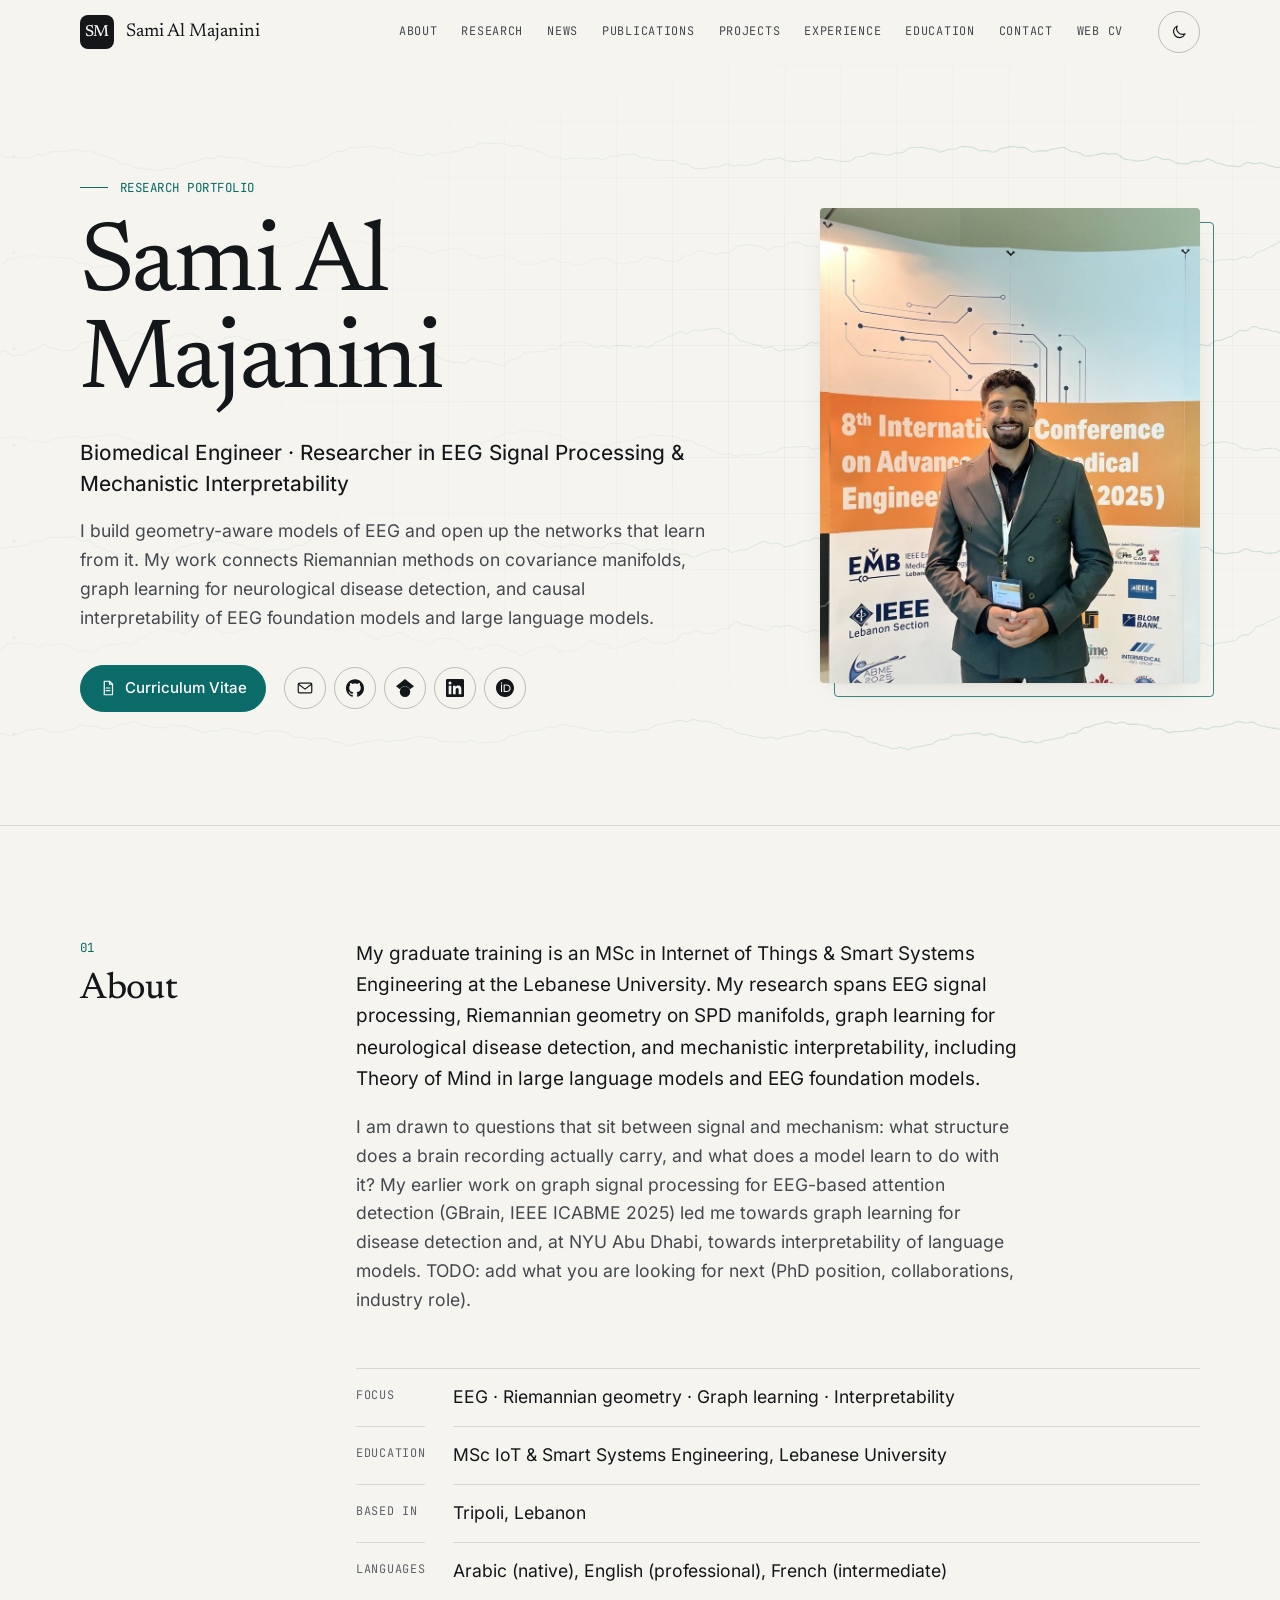
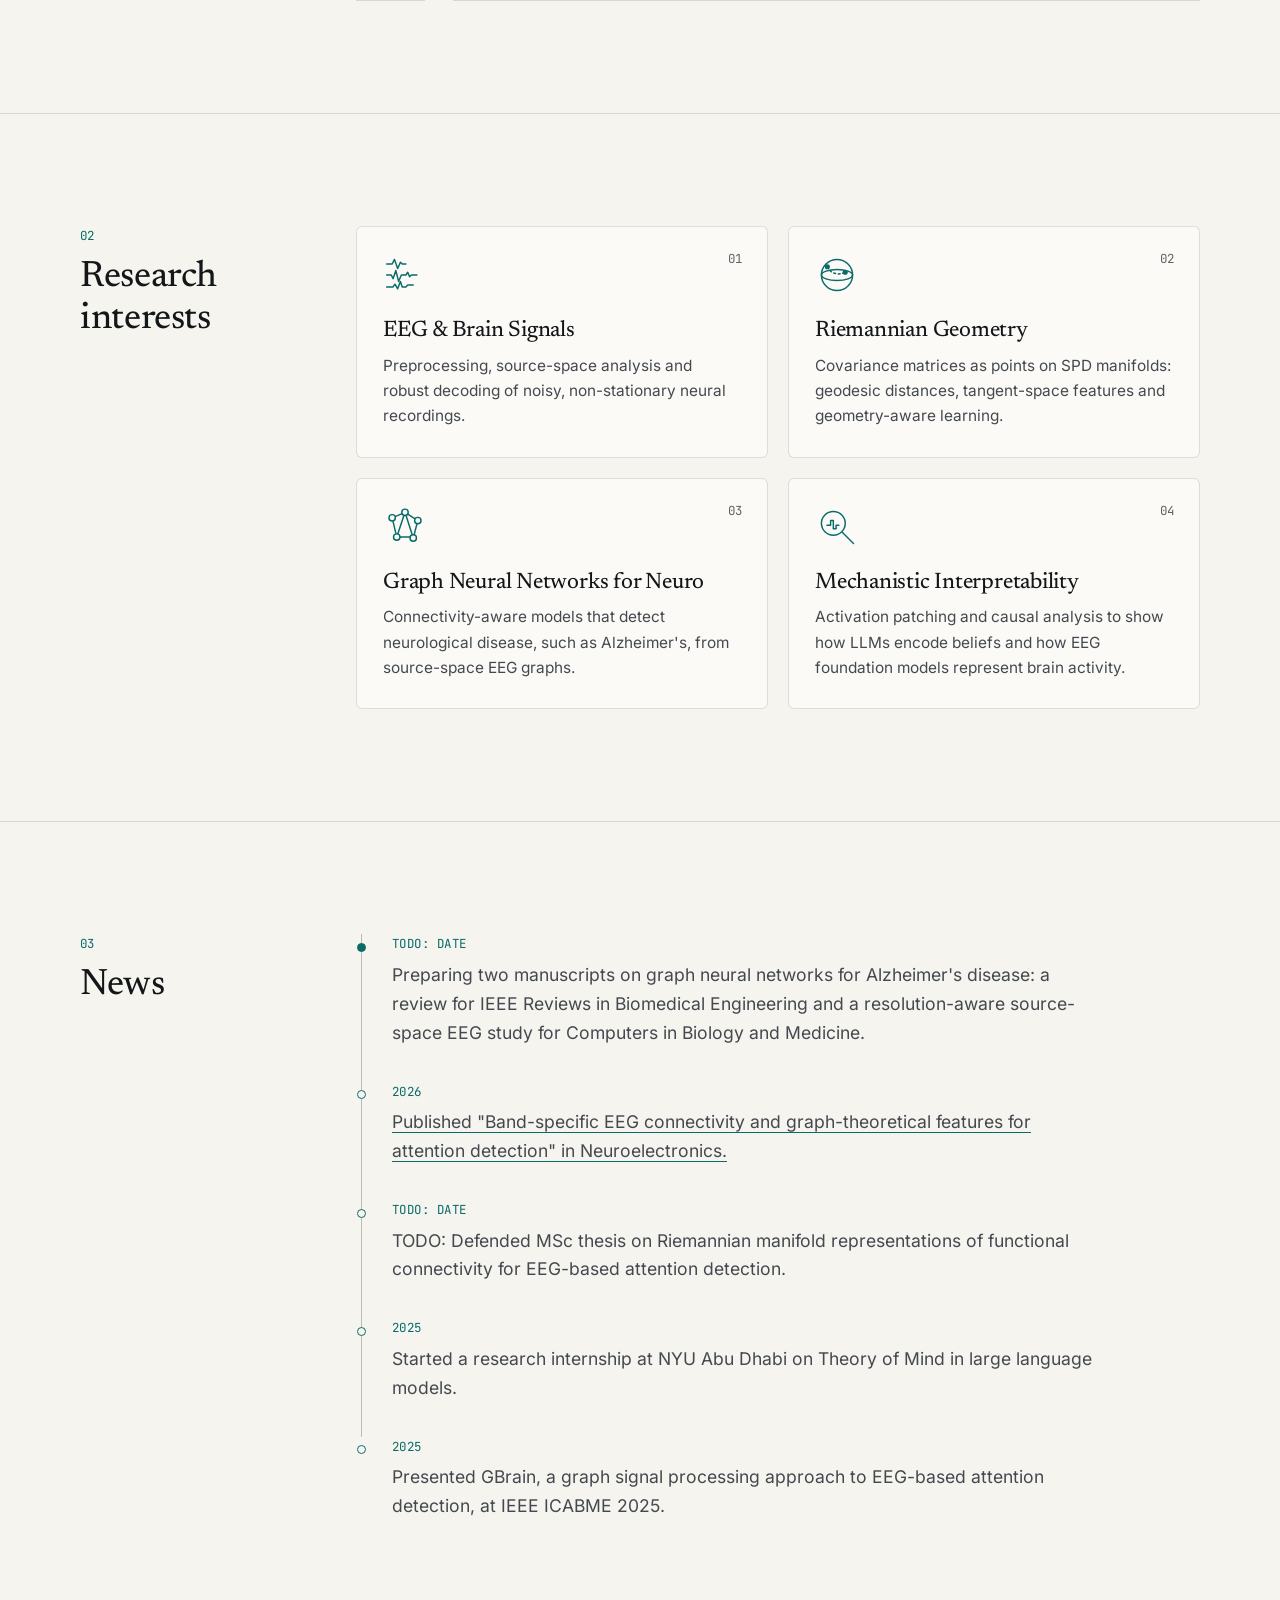
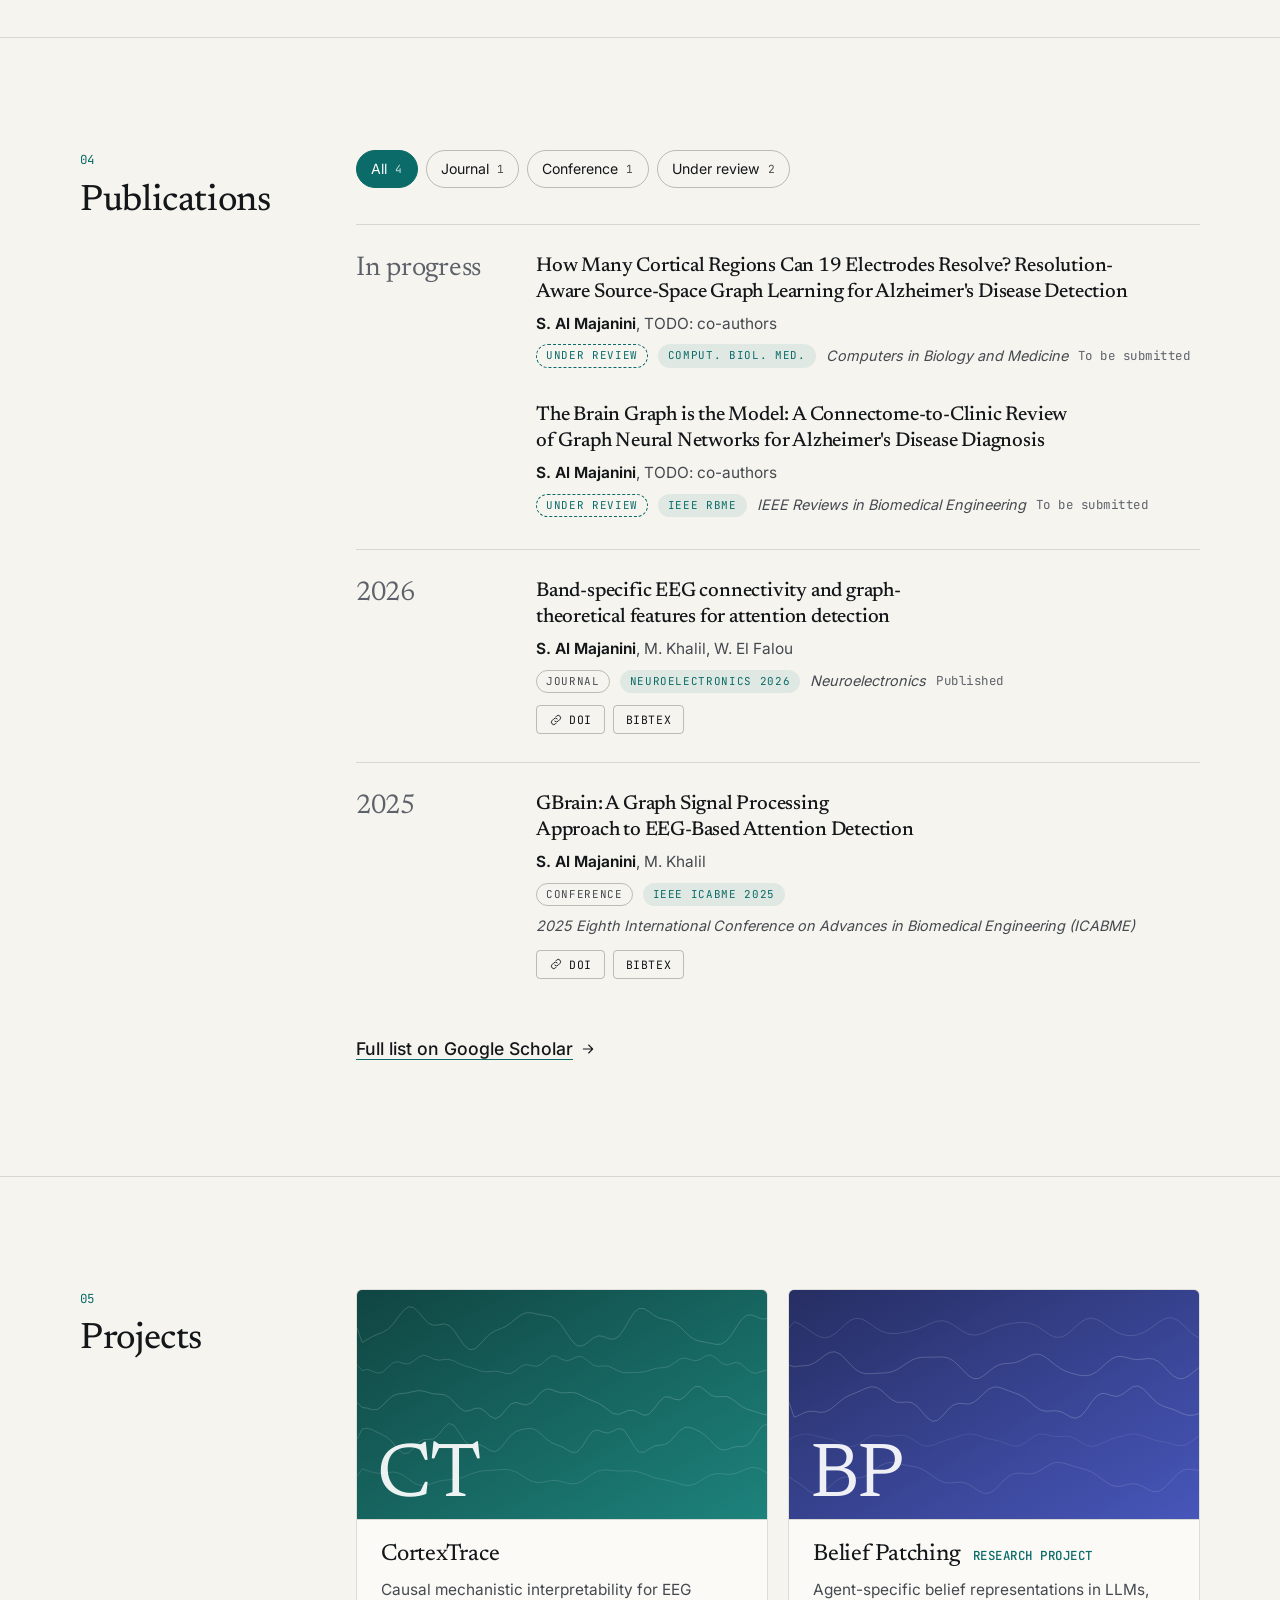
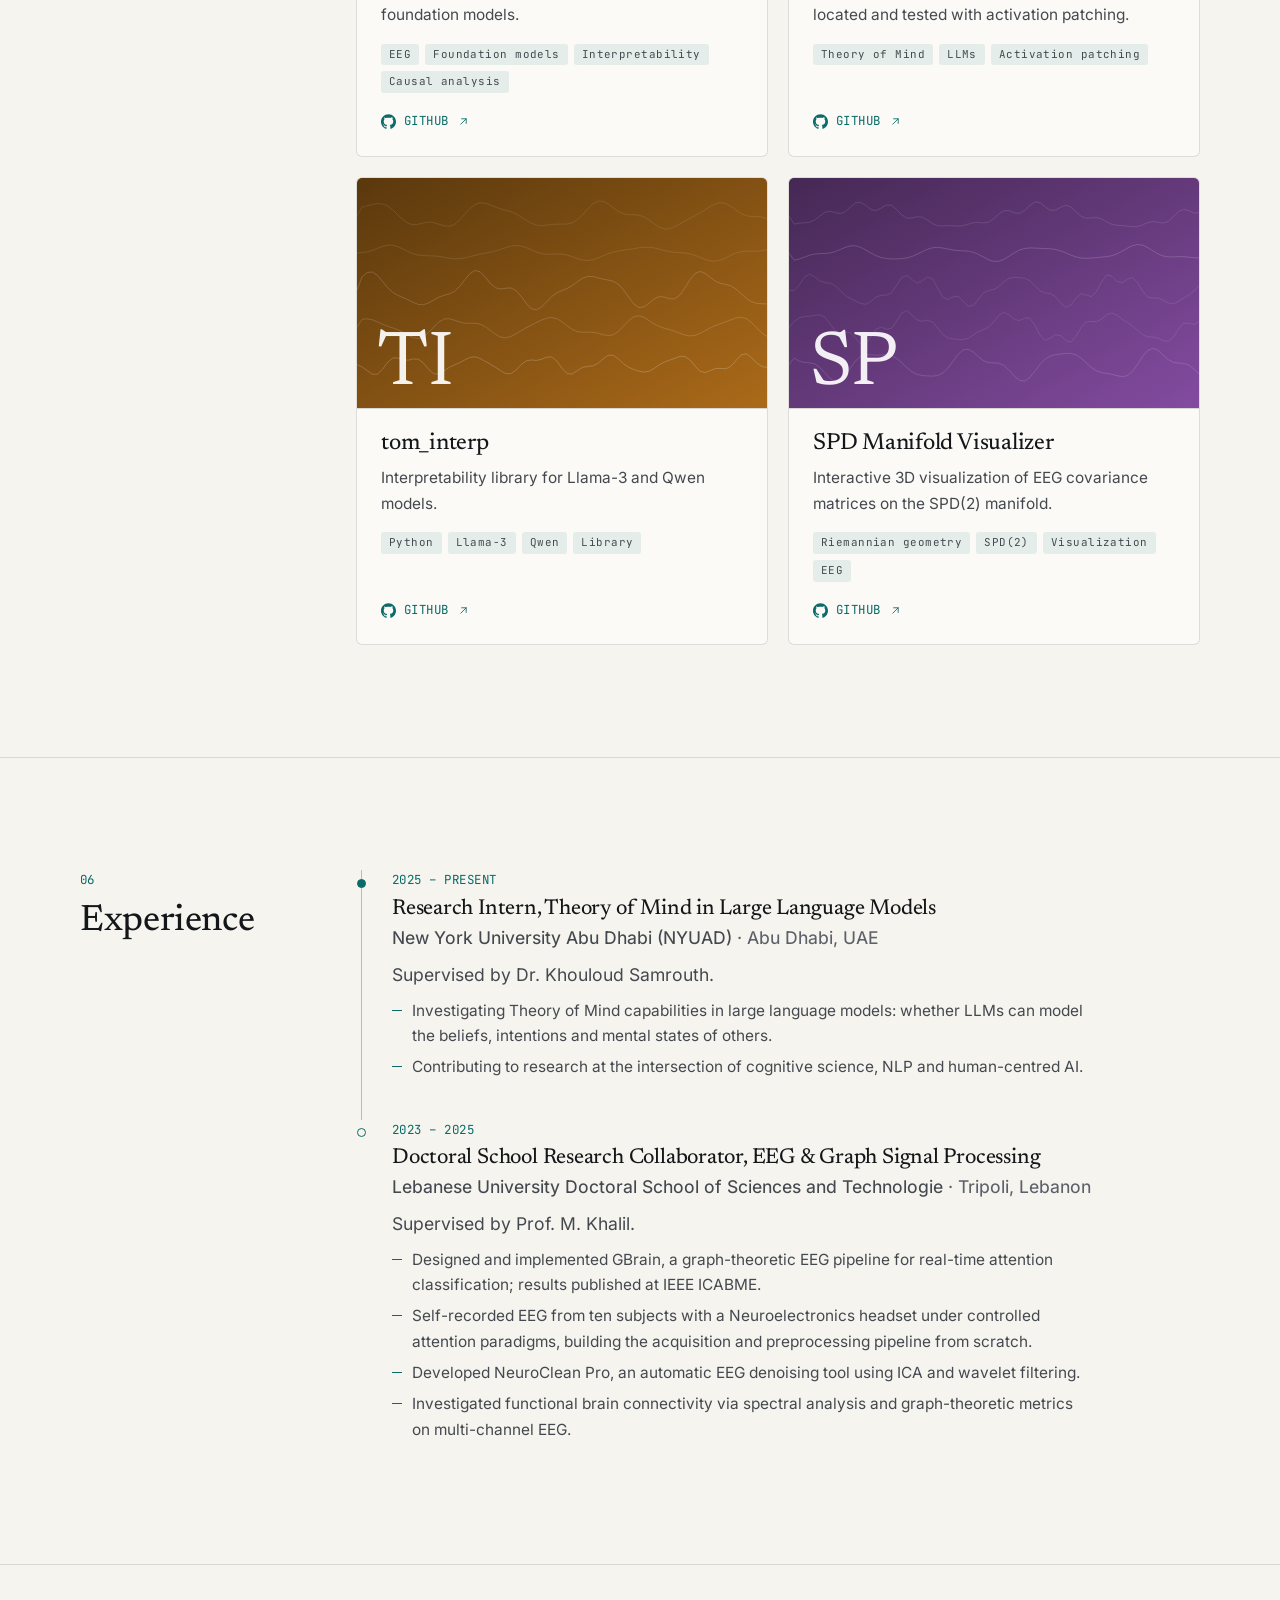
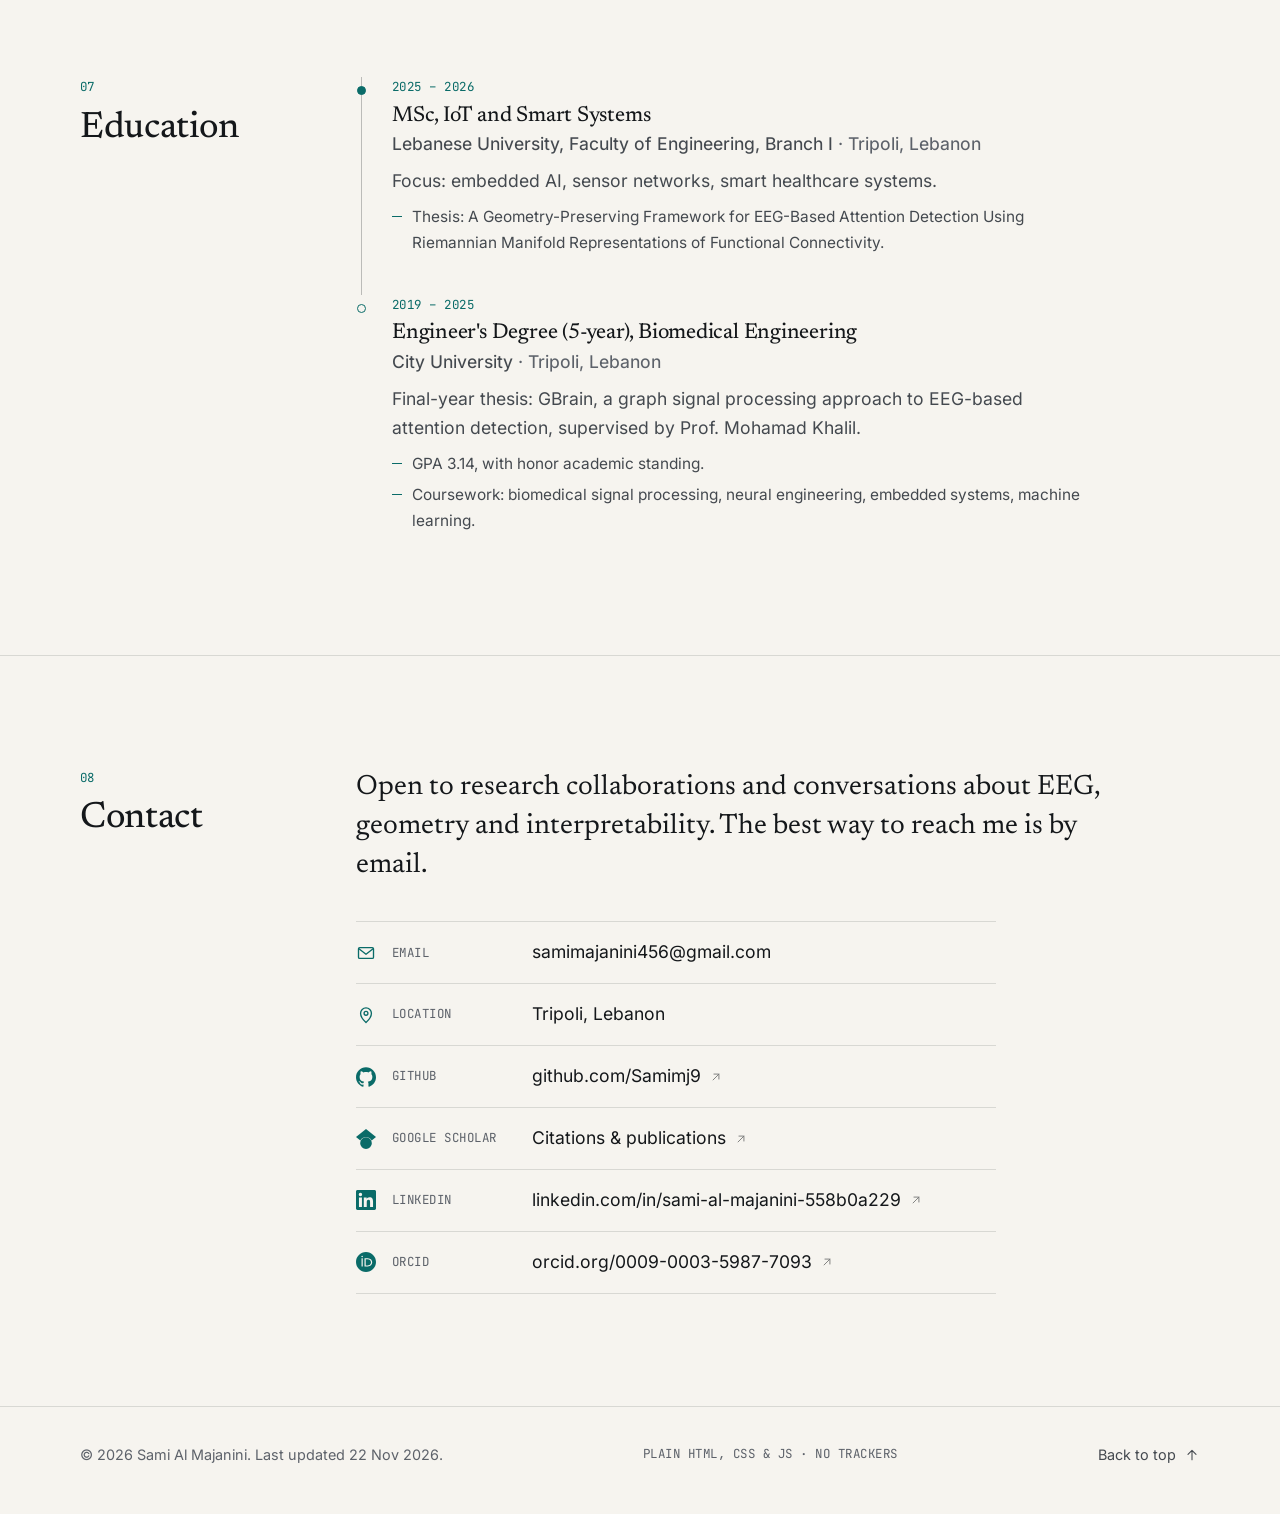
<file: index.html>
<!doctype html>
<html lang="en">
<head>
  <meta charset="utf-8">
  <meta name="viewport" content="width=device-width, initial-scale=1">
  <title>Sami Al Majanini | EEG &amp; Mechanistic Interpretability Researcher</title>
  <meta name="description" content="Sami Al Majanini is a biomedical engineer researching EEG signal processing, Riemannian geometry, graph learning for neurological disease detection, and mechanistic interpretability.">
  <meta name="author" content="Sami Al Majanini">
  <link rel="canonical" href="https://samimj9.github.io/">
  <meta name="theme-color" content="#f6f4ef" media="(prefers-color-scheme: light)">
  <meta name="theme-color" content="#0c0e10" media="(prefers-color-scheme: dark)">

  <!-- Open Graph / Twitter -->
  <meta property="og:type" content="website">
  <meta property="og:site_name" content="Sami Al Majanini">
  <meta property="og:title" content="Sami Al Majanini | EEG &amp; Mechanistic Interpretability Researcher">
  <meta property="og:description" content="Biomedical engineer researching EEG signal processing, Riemannian geometry, graph learning and mechanistic interpretability.">
  <meta property="og:url" content="https://samimj9.github.io/">
  <meta property="og:image" content="https://samimj9.github.io/assets/og-image.png">
  <meta property="og:image:width" content="1200">
  <meta property="og:image:height" content="630">
  <meta property="og:image:alt" content="Sami Al Majanini: Biomedical Engineer, Researcher in EEG Signal Processing and Mechanistic Interpretability">
  <meta name="twitter:card" content="summary_large_image">
  <meta name="twitter:title" content="Sami Al Majanini | EEG &amp; Mechanistic Interpretability Researcher">
  <meta name="twitter:description" content="Biomedical engineer researching EEG signal processing, Riemannian geometry, graph learning and mechanistic interpretability.">
  <meta name="twitter:image" content="https://samimj9.github.io/assets/og-image.png">

  <!-- Icons -->
  <link rel="icon" href="favicon.svg" type="image/svg+xml">
  <link rel="icon" href="favicon.ico" sizes="32x32">
  <link rel="apple-touch-icon" href="apple-touch-icon.png">

  <!-- Apply the saved theme before first paint (no flash) -->
  <script>
    try { var t = localStorage.getItem('theme'); if (t === 'light' || t === 'dark') document.documentElement.dataset.theme = t; } catch (e) {}
  </script>

  <link rel="preload" href="assets/fonts/newsreader-latin-wght-normal.woff2" as="font" type="font/woff2" crossorigin>
  <link rel="preload" href="assets/fonts/inter-latin-wght-normal.woff2" as="font" type="font/woff2" crossorigin>
  <link rel="preload" href="data/profile.json" as="fetch" crossorigin>
  <link rel="stylesheet" href="assets/css/style.css">

  <!-- schema.org Person -->
  <script type="application/ld+json">
  {
    "@context": "https://schema.org",
    "@type": "Person",
    "name": "Sami Al Majanini",
    "jobTitle": "Biomedical Engineer and Researcher",
    "description": "Researcher in EEG signal processing, Riemannian geometry, graph learning and mechanistic interpretability.",
    "url": "https://samimj9.github.io/",
    "image": "https://samimj9.github.io/assets/img/profile.jpg",
    "alumniOf": { "@type": "CollegeOrUniversity", "name": "Lebanese University" },
    "knowsAbout": ["EEG signal processing", "Riemannian geometry", "Graph neural networks", "Mechanistic interpretability", "Biomedical engineering"],
    "sameAs": [
      "https://github.com/Samimj9",
      "https://scholar.google.com/citations?user=AeQggsQAAAAJ",
      "https://www.linkedin.com/in/sami-al-majanini-558b0a229",
      "https://orcid.org/0009-0003-5987-7093"
    ]
  }
  </script>
</head>
<body>
  <a class="skip-link" href="#main">Skip to content</a>

  <header class="nav" id="nav">
    <div class="container nav-inner">
      <a class="brand" href="#top">
        <span class="brand-mark" aria-hidden="true">SM</span>
        <span class="brand-name">Sami Al Majanini</span>
      </a>
      <nav id="site-menu" class="menu" aria-label="Primary">
        <ul>
          <li><a href="#about">About</a></li>
          <li><a href="#research">Research</a></li>
          <li><a href="#news">News</a></li>
          <li><a href="#publications">Publications</a></li>
          <li><a href="#projects">Projects</a></li>
          <li><a href="#experience">Experience</a></li>
          <li><a href="#education">Education</a></li>
          <li><a href="#contact">Contact</a></li>
          <li><a href="cv.html">Web CV</a></li>
        </ul>
      </nav>
      <div class="nav-tools">
        <button id="theme-toggle" class="icon-btn" type="button" aria-label="Toggle color theme"></button>
        <button id="menu-toggle" class="icon-btn menu-btn" type="button" aria-expanded="false" aria-controls="site-menu" aria-label="Open menu">
          <span class="bars" aria-hidden="true"></span>
        </button>
      </div>
    </div>
  </header>

  <main id="main">
    <!-- 00 Hero -->
    <section class="hero" id="top" aria-labelledby="hero-name">
      <canvas id="hero-canvas" aria-hidden="true"></canvas>
      <div class="container hero-grid">
        <div class="hero-text">
          <p class="eyebrow mono">Research portfolio</p>
          <h1 id="hero-name">Sami Al Majanini</h1>
          <p id="hero-role" class="role">Biomedical Engineer · Researcher in EEG Signal Processing &amp; Mechanistic Interpretability</p>
          <p id="hero-statement" class="statement">I build geometry-aware models of EEG and open up the networks that learn from it. My work connects Riemannian methods on covariance manifolds, graph learning for neurological disease detection, and causal interpretability of EEG foundation models and large language models.</p>
          <div id="hero-actions" class="hero-actions">
            <noscript>
              <a class="btn btn-primary" href="assets/cv.pdf">Curriculum Vitae</a>
              <a class="btn btn-ghost" href="https://github.com/Samimj9">GitHub</a>
              <a class="btn btn-ghost" href="https://scholar.google.com/citations?user=AeQggsQAAAAJ">Google Scholar</a>
              <a class="btn btn-ghost" href="https://www.linkedin.com/in/sami-al-majanini-558b0a229">LinkedIn</a>
            </noscript>
          </div>
        </div>
        <figure class="photo">
          <div id="photo-frame" class="photo-frame"><img class="photo-img" src="assets/img/profile.jpg" width="800" height="1000" alt="Sami Al Majanini" fetchpriority="high" loading="eager" decoding="async" style="object-position:center 38%"></div>
        </figure>
      </div>
    </section>

    <!-- 01 About -->
    <section class="section reveal" id="about" aria-labelledby="about-h">
      <div class="container section-grid">
        <div class="section-head"><span class="num mono">01</span><h2 id="about-h">About</h2></div>
        <div class="section-body about" id="about-body"></div>
      </div>
    </section>

    <!-- 02 Research interests -->
    <section class="section reveal" id="research" aria-labelledby="research-h">
      <div class="container section-grid">
        <div class="section-head"><span class="num mono">02</span><h2 id="research-h">Research interests</h2></div>
        <div class="section-body" id="research-body"></div>
      </div>
    </section>

    <!-- 03 News -->
    <section class="section reveal" id="news" aria-labelledby="news-h">
      <div class="container section-grid">
        <div class="section-head"><span class="num mono">03</span><h2 id="news-h">News</h2></div>
        <div class="section-body" id="news-body"></div>
      </div>
    </section>

    <!-- 04 Publications -->
    <section class="section reveal" id="publications" aria-labelledby="publications-h">
      <div class="container section-grid">
        <div class="section-head"><span class="num mono">04</span><h2 id="publications-h">Publications</h2></div>
        <div class="section-body" id="publications-body"></div>
      </div>
    </section>

    <!-- 05 Projects -->
    <section class="section reveal" id="projects" aria-labelledby="projects-h">
      <div class="container section-grid">
        <div class="section-head"><span class="num mono">05</span><h2 id="projects-h">Projects</h2></div>
        <div class="section-body" id="projects-body"></div>
      </div>
    </section>

    <!-- 06 Experience -->
    <section class="section reveal" id="experience" aria-labelledby="experience-h">
      <div class="container section-grid">
        <div class="section-head"><span class="num mono">06</span><h2 id="experience-h">Experience</h2></div>
        <div class="section-body" id="experience-body"></div>
      </div>
    </section>

    <!-- 07 Education -->
    <section class="section reveal" id="education" aria-labelledby="education-h">
      <div class="container section-grid">
        <div class="section-head"><span class="num mono">07</span><h2 id="education-h">Education</h2></div>
        <div class="section-body" id="education-body"></div>
      </div>
    </section>

    <!-- 08 Contact -->
    <section class="section reveal" id="contact" aria-labelledby="contact-h">
      <div class="container section-grid">
        <div class="section-head"><span class="num mono">08</span><h2 id="contact-h">Contact</h2></div>
        <div class="section-body">
          <p id="contact-blurb" class="lede"></p>
          <div id="contact-body"></div>
        </div>
      </div>
    </section>
  </main>

  <footer class="footer">
    <div class="container foot-inner">
      <p>© <span id="year">2026</span> <span id="foot-name">Sami Al Majanini</span>. Last updated <time id="updated"></time>.</p>
      <p class="mono foot-meta">Plain HTML, CSS &amp; JS · no trackers</p>
      <a class="to-top" href="#top">Back to top <svg viewBox="0 0 24 24" width="16" height="16" fill="none" stroke="currentColor" stroke-width="1.6" stroke-linecap="round" stroke-linejoin="round" aria-hidden="true"><path d="M12 19V5M6 11l6-6 6 6"/></svg></a>
    </div>
  </footer>

  <noscript><p class="container" style="padding:1rem 0">JavaScript is needed to load the content sections on this page. Links in the hero still work.</p></noscript>
  <script type="module" src="assets/js/main.js"></script>
</body>
</html>
</file>
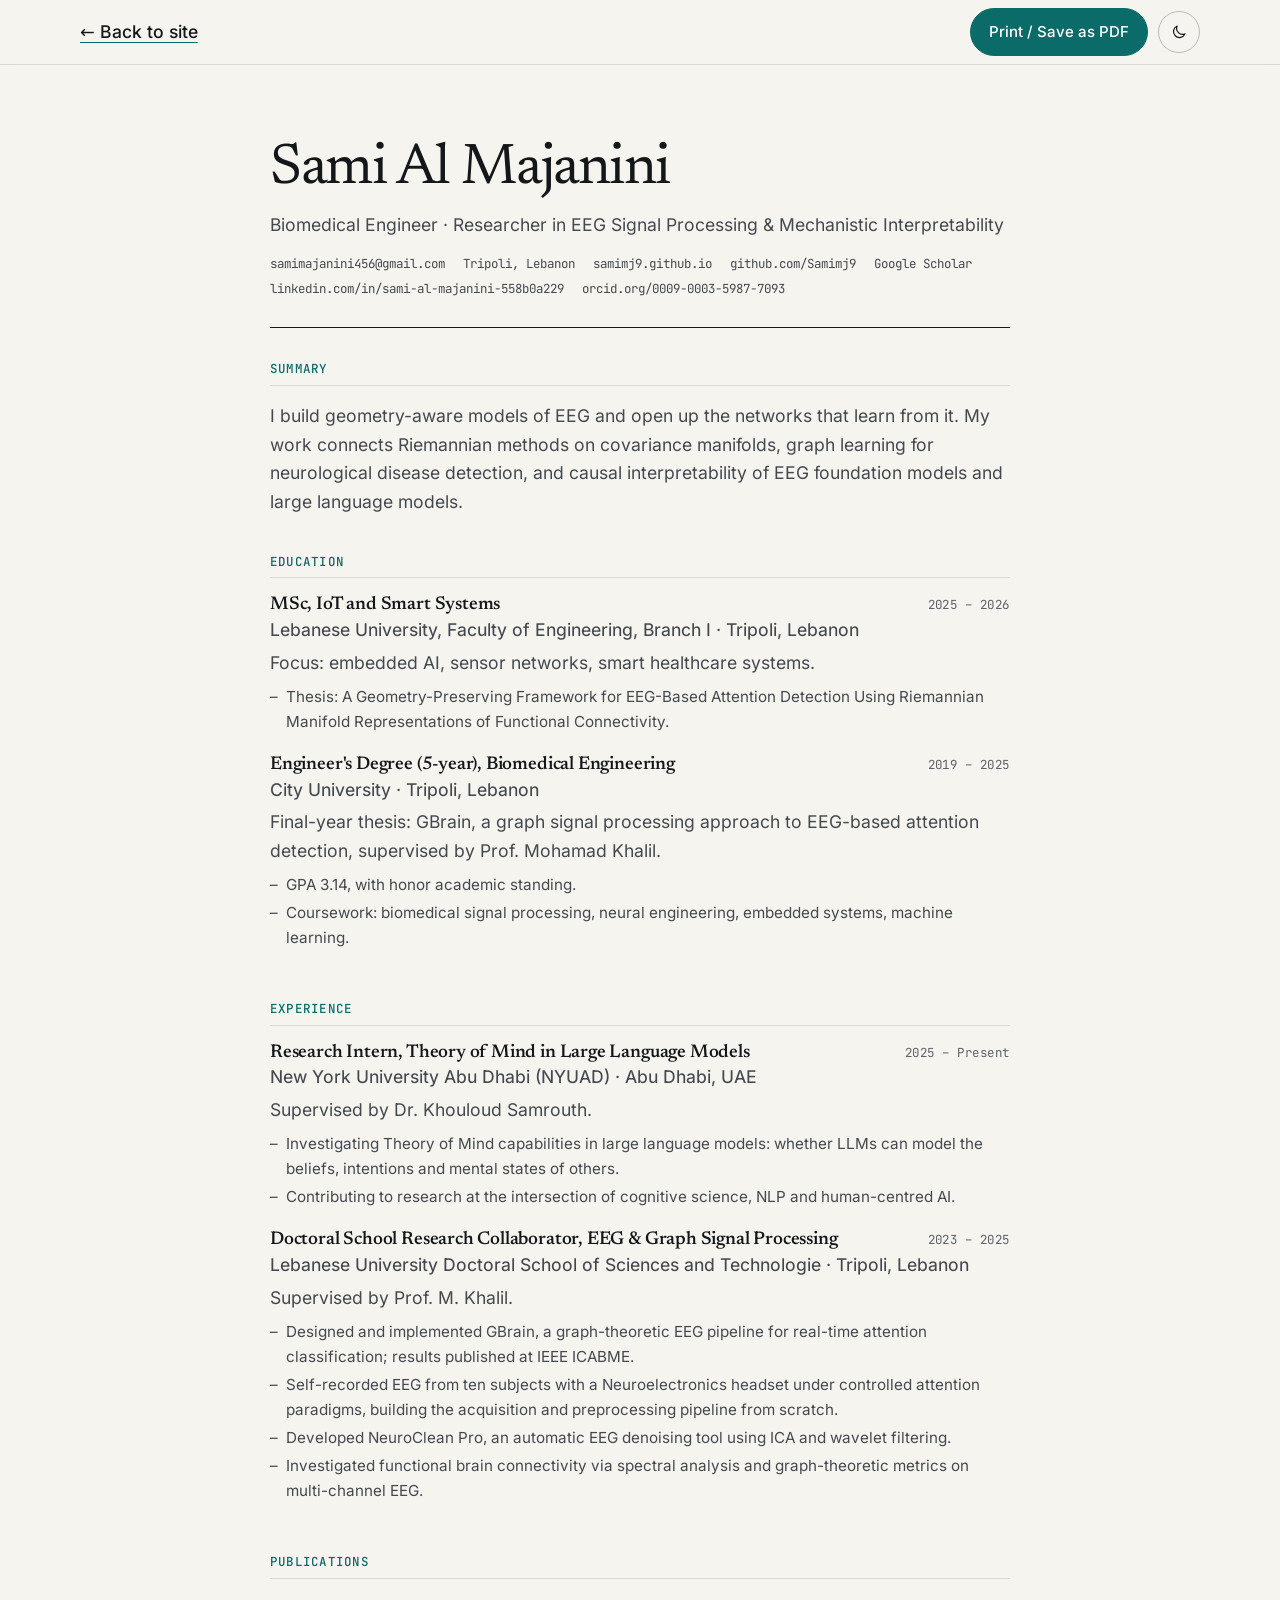
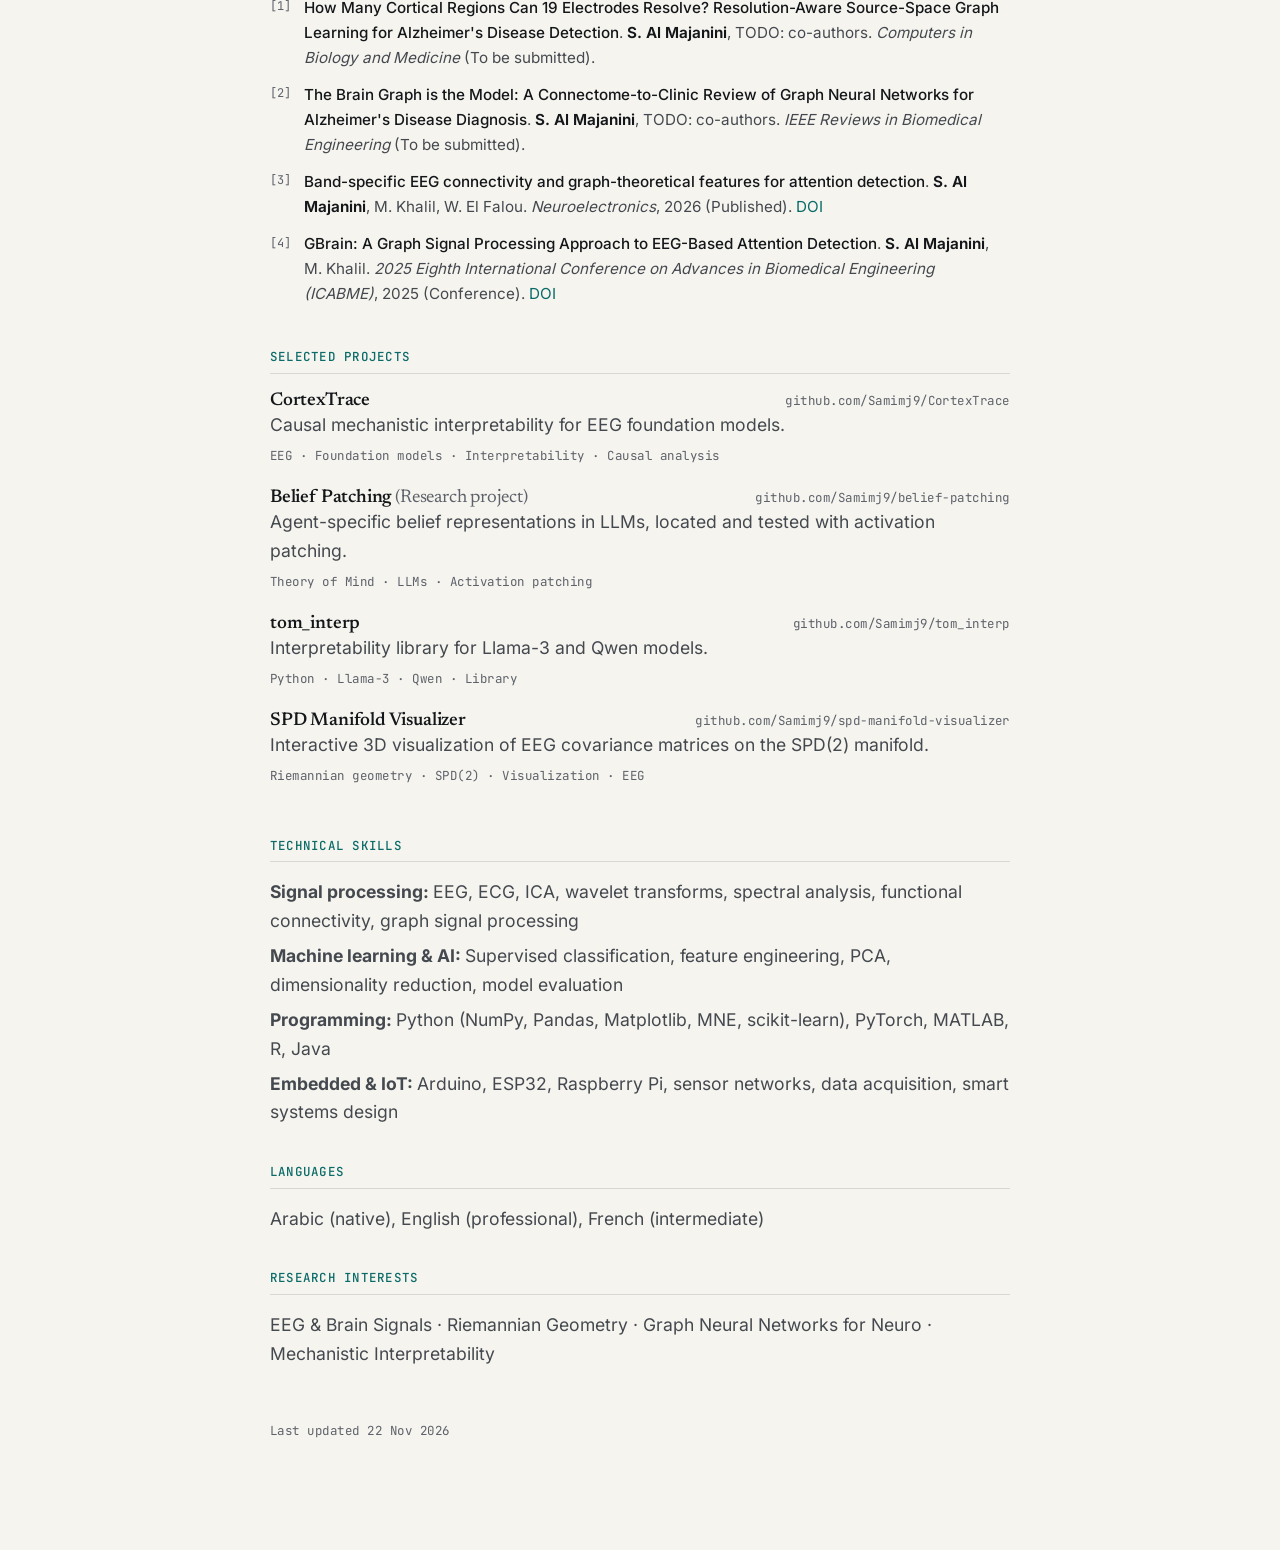
<file: cv.html>
<!doctype html>
<html lang="en">
<head>
  <meta charset="utf-8">
  <meta name="viewport" content="width=device-width, initial-scale=1">
  <title>Curriculum Vitae | Sami Al Majanini</title>
  <meta name="description" content="Curriculum vitae of Sami Al Majanini: education, experience, publications and projects in EEG signal processing and mechanistic interpretability.">
  <link rel="canonical" href="https://samimj9.github.io/cv.html">
  <meta name="theme-color" content="#f6f4ef" media="(prefers-color-scheme: light)">
  <meta name="theme-color" content="#0c0e10" media="(prefers-color-scheme: dark)">
  <meta property="og:title" content="Curriculum Vitae | Sami Al Majanini">
  <meta property="og:image" content="https://samimj9.github.io/assets/og-image.png">
  <meta name="twitter:card" content="summary_large_image">
  <link rel="icon" href="favicon.svg" type="image/svg+xml">
  <link rel="icon" href="favicon.ico" sizes="32x32">
  <link rel="apple-touch-icon" href="apple-touch-icon.png">
  <script>
    try { var t = localStorage.getItem('theme'); if (t === 'light' || t === 'dark') document.documentElement.dataset.theme = t; } catch (e) {}
  </script>
  <link rel="preload" href="assets/fonts/newsreader-latin-wght-normal.woff2" as="font" type="font/woff2" crossorigin>
  <link rel="preload" href="assets/fonts/inter-latin-wght-normal.woff2" as="font" type="font/woff2" crossorigin>
  <link rel="stylesheet" href="assets/css/style.css">
  <link rel="stylesheet" href="assets/css/cv.css">
</head>
<body class="cv-page">
  <a class="skip-link" href="#main">Skip to content</a>
  <div class="cv-toolbar no-print">
    <div class="container cv-toolbar-inner">
      <a class="text-link" href="./">← Back to site</a>
      <div class="cv-tools">
        <button id="print-btn" class="btn btn-primary" type="button">Print / Save as PDF</button>
        <button id="theme-toggle" class="icon-btn" type="button" aria-label="Toggle color theme"></button>
      </div>
    </div>
  </div>

  <main id="main" class="cv">
    <header class="cv-head">
      <h1 id="cv-name">Sami Al Majanini</h1>
      <p id="cv-role" class="cv-role"></p>
      <ul id="cv-contact" class="cv-contact"></ul>
    </header>
    <div id="cv-body"></div>
  </main>

  <noscript><p class="container">JavaScript is required to render this CV from the JSON data files.</p></noscript>
  <script type="module" src="assets/js/cv.js"></script>
</body>
</html>
</file>
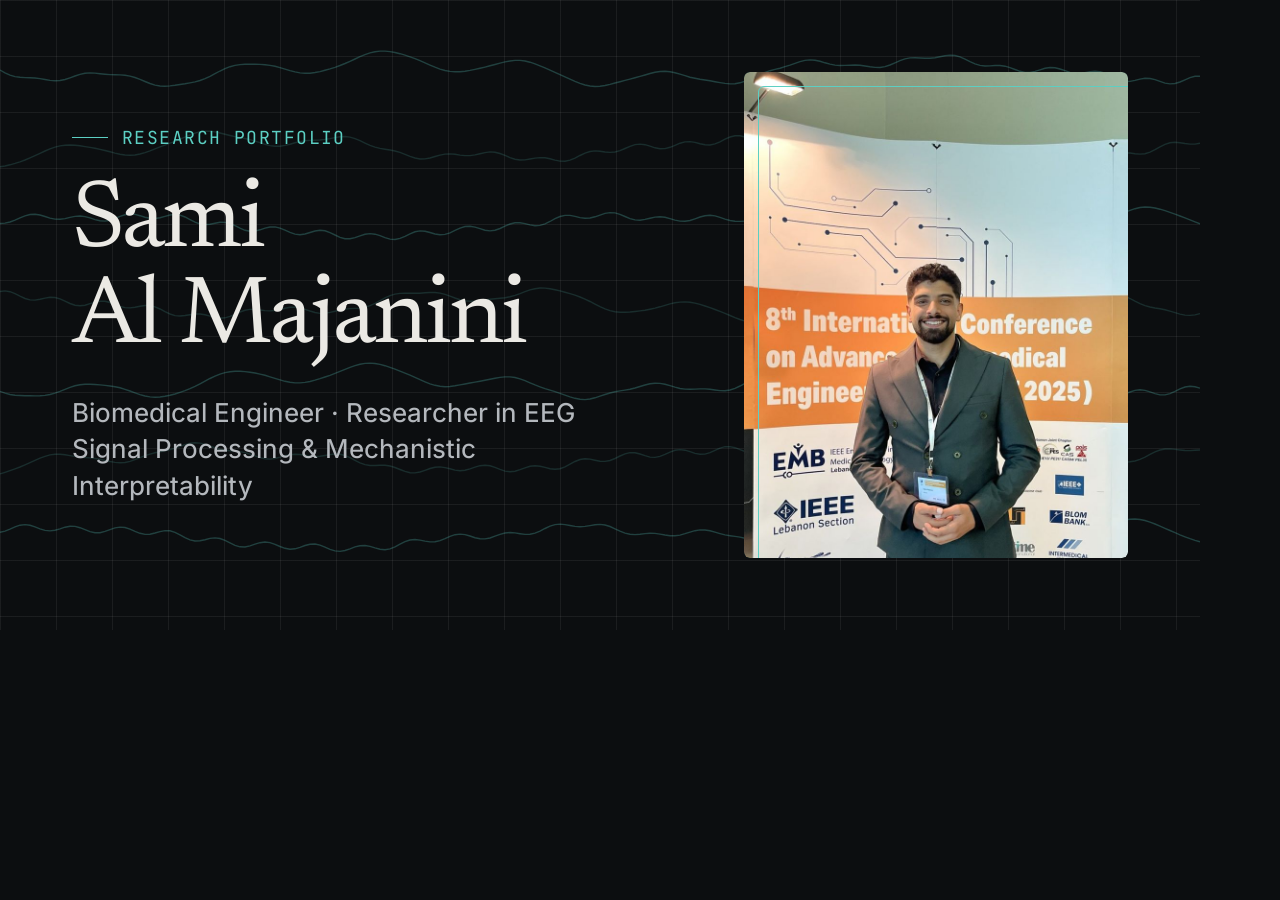
<file: tools/og-template.html>
<!doctype html>
<!-- Source for assets/og-image.png (1200x630). Regenerate with tools/make-assets.mjs (see README). -->
<html><head><meta charset="utf-8"><style>
@font-face{font-family:Newsreader;src:url(../assets/fonts/newsreader-latin-wght-normal.woff2);font-weight:200 800}
@font-face{font-family:Inter;src:url(../assets/fonts/inter-latin-wght-normal.woff2);font-weight:100 900}
@font-face{font-family:"JetBrains Mono";src:url(../assets/fonts/jetbrains-mono-latin-400-normal.woff2)}
*{box-sizing:border-box}
body{margin:0;width:1200px;height:630px;background:#0c0e10;color:#ebe9e4;font-family:Inter,sans-serif;position:relative;overflow:hidden}
.grid{position:absolute;inset:0;background-image:linear-gradient(rgba(235,233,228,.07) 1px,transparent 1px),linear-gradient(90deg,rgba(235,233,228,.07) 1px,transparent 1px);background-size:56px 56px}
svg.eeg{position:absolute;left:0;top:0;width:1200px;height:630px}
.txt{position:absolute;left:72px;top:0;bottom:0;width:640px;display:flex;flex-direction:column;justify-content:center}
.eyebrow{font:400 18px "JetBrains Mono";letter-spacing:.08em;text-transform:uppercase;color:#5ccfc3;display:flex;gap:14px;align-items:center;margin-bottom:26px}
.eyebrow:before{content:"";width:36px;height:1px;background:#5ccfc3}
h1{font:400 96px/1 Newsreader,serif;letter-spacing:-.03em;margin:0 0 28px}
p{font:450 26px/1.4 Inter;color:#b4b8bd;margin:0;max-width:560px}
.photo{position:absolute;right:72px;top:72px;width:384px;height:486px;border-radius:6px;overflow:hidden;background:linear-gradient(135deg,rgba(92,207,195,.25),rgba(92,207,195,.05))}
.photo:after{content:"";position:absolute;inset:0;border:1px solid #5ccfc3;transform:translate(14px,14px);border-radius:6px;pointer-events:none}
.photo .wrap{position:absolute;inset:0;overflow:hidden;border-radius:6px}
.photo .m{position:absolute;inset:0;display:grid;place-items:center;font:400 150px Newsreader,serif;color:#5ccfc3}
.photo img{position:absolute;inset:0;width:100%;height:100%;object-fit:cover;object-position:center 25%}
</style></head><body>
<div class="grid"></div>
<svg class="eeg" viewBox="0 0 1200 630"><g fill="none" stroke="#5ccfc3" stroke-width="1.4" id="g"></g></svg>
<div class="txt"><div class="eyebrow">Research portfolio</div><h1>Sami<br>Al Majanini</h1><p>Biomedical Engineer · Researcher in EEG Signal Processing &amp; Mechanistic Interpretability</p></div>
<div class="photo"><div class="wrap"><div class="m">SM</div><img src="../assets/img/profile.jpg" alt="" onerror="this.remove()"></div></div>
<script>
const g=document.getElementById('g');
for(let k=0;k<7;k++){let d='';const y0=70+k*78,p=k*1.7;for(let x=0;x<=1200;x+=5){const e=.55+.45*Math.sin(x*.0035+p);const y=y0+Math.sin(x*.045+p)*9*e+Math.sin(x*.13+p*2)*3.2*(1.1-e)+Math.sin(x*.012+p)*10;d+=(x?'L':'M')+x+' '+y.toFixed(1)}
const s=document.createElementNS('http://www.w3.org/2000/svg','path');s.setAttribute('d',d);s.setAttribute('opacity',k%2?.16:.26);g.append(s)}
</script></body></html>
</file>
<file: assets/css/style.css>
/* ============ Fonts (self-hosted) ============ */
@font-face { font-family: "Newsreader"; src: url("../fonts/newsreader-latin-wght-normal.woff2") format("woff2"); font-weight: 200 800; font-style: normal; font-display: swap; }
@font-face { font-family: "Newsreader"; src: url("../fonts/newsreader-latin-wght-italic.woff2") format("woff2"); font-weight: 200 800; font-style: italic; font-display: swap; }
@font-face { font-family: "Inter"; src: url("../fonts/inter-latin-wght-normal.woff2") format("woff2"); font-weight: 100 900; font-style: normal; font-display: swap; }
@font-face { font-family: "JetBrains Mono"; src: url("../fonts/jetbrains-mono-latin-400-normal.woff2") format("woff2"); font-weight: 400; font-style: normal; font-display: swap; }
@font-face { font-family: "JetBrains Mono"; src: url("../fonts/jetbrains-mono-latin-500-normal.woff2") format("woff2"); font-weight: 500; font-style: normal; font-display: swap; }

/* ============ Tokens ============ */
:root {
  color-scheme: light;
  --bg: #f6f4ef;
  --bg-2: #fbfaf7;
  --ink: #14171a;
  --ink-2: #44494f;
  --ink-3: #5d626a;
  --rule: rgba(20, 23, 26, .13);
  --rule-2: rgba(20, 23, 26, .26);
  --accent: #0a6b68;
  --accent-ink: #ffffff;
  --accent-soft: rgba(10, 107, 104, .09);
  --nav-bg: rgba(246, 244, 239, .82);
  --shadow: 0 1px 2px rgba(20, 23, 26, .04), 0 12px 32px -16px rgba(20, 23, 26, .18);

  --serif: "Newsreader", "Iowan Old Style", "Palatino Linotype", Georgia, serif;
  --sans: "Inter", system-ui, -apple-system, "Segoe UI", Roboto, sans-serif;
  --mono: "JetBrains Mono", ui-monospace, "SFMono-Regular", Menlo, Consolas, monospace;

  --max: 1120px;
  --gutter: clamp(20px, 5vw, 40px);
  --nav-h: 64px;
}
@media (prefers-color-scheme: dark) {
  :root:not([data-theme="light"]) {
    color-scheme: dark;
    --bg: #0c0e10; --bg-2: #121518; --ink: #ebe9e4; --ink-2: #b4b8bd; --ink-3: #8f959c;
    --rule: rgba(235, 233, 228, .13); --rule-2: rgba(235, 233, 228, .28);
    --accent: #5ccfc3; --accent-ink: #06201e; --accent-soft: rgba(92, 207, 195, .1);
    --nav-bg: rgba(12, 14, 16, .8); --shadow: 0 1px 2px rgba(0, 0, 0, .4), 0 12px 32px -16px rgba(0, 0, 0, .7);
  }
}
:root[data-theme="dark"] {
  color-scheme: dark;
  --bg: #0c0e10; --bg-2: #121518; --ink: #ebe9e4; --ink-2: #b4b8bd; --ink-3: #8f959c;
  --rule: rgba(235, 233, 228, .13); --rule-2: rgba(235, 233, 228, .28);
  --accent: #5ccfc3; --accent-ink: #06201e; --accent-soft: rgba(92, 207, 195, .1);
  --nav-bg: rgba(12, 14, 16, .8); --shadow: 0 1px 2px rgba(0, 0, 0, .4), 0 12px 32px -16px rgba(0, 0, 0, .7);
}

/* ============ Base ============ */
*, *::before, *::after { box-sizing: border-box; }
html { scroll-behavior: smooth; scroll-padding-top: calc(var(--nav-h) + 12px); -webkit-text-size-adjust: 100%; text-size-adjust: 100%; }
body {
  margin: 0; background: var(--bg); color: var(--ink);
  font-family: var(--sans); font-size: clamp(16px, .3vw + 15px, 17.5px); line-height: 1.65;
  font-feature-settings: "ss01", "cv11"; -webkit-font-smoothing: antialiased; text-rendering: optimizeLegibility;
}
img, svg, canvas { display: block; max-width: 100%; }
h1, h2, h3, h4 { font-family: var(--serif); font-weight: 450; line-height: 1.15; letter-spacing: -.01em; margin: 0; text-wrap: balance; }
p { margin: 0 0 1em; }
ul, ol { margin: 0; padding: 0; list-style: none; }
a { color: inherit; text-decoration: none; }
button { font: inherit; color: inherit; cursor: pointer; }
::selection { background: var(--accent); color: var(--accent-ink); }
:focus-visible { outline: 2px solid var(--accent); outline-offset: 3px; border-radius: 3px; }
.container { width: 100%; max-width: calc(var(--max) + 2 * var(--gutter)); margin-inline: auto; padding-inline: var(--gutter); }
.mono { font-family: var(--mono); font-size: .78rem; letter-spacing: .04em; }
.muted { color: var(--ink-3); }
.sr-only { position: absolute; width: 1px; height: 1px; overflow: hidden; clip: rect(0 0 0 0); white-space: nowrap; }
.skip-link { position: absolute; left: 12px; top: -60px; z-index: 100; background: var(--accent); color: var(--accent-ink); padding: 10px 16px; border-radius: 4px; transition: top .2s; }
.skip-link:focus { top: 12px; }
.prose-link, .text-link { text-decoration: underline; text-decoration-color: var(--accent); text-decoration-thickness: 1px; text-underline-offset: .22em; transition: color .2s, text-decoration-thickness .2s; }
.prose-link:hover, .text-link:hover { color: var(--accent); text-decoration-thickness: 2px; }
.text-link { display: inline-flex; align-items: center; gap: .4em; font-weight: 500; }

/* ============ Buttons ============ */
.btn { display: inline-flex; align-items: center; gap: .55em; padding: .7em 1.2em; border-radius: 999px; font-weight: 500; font-size: .94rem; border: 1px solid var(--rule-2); background: transparent; transition: background .2s, border-color .2s, color .2s, transform .2s; }
.btn:hover { border-color: var(--accent); color: var(--accent); }
.btn-primary { background: var(--accent); color: var(--accent-ink); border-color: var(--accent); }
.btn-primary:hover { background: transparent; color: var(--accent); }
.icon-btn { display: inline-grid; place-items: center; width: 42px; height: 42px; border-radius: 50%; border: 1px solid var(--rule-2); background: transparent; color: var(--ink); transition: color .2s, border-color .2s, background .2s, transform .2s; }
.icon-btn:hover { color: var(--accent); border-color: var(--accent); background: var(--accent-soft); transform: translateY(-1px); }

/* ============ Nav ============ */
.nav { position: sticky; top: 0; z-index: 50; background: var(--nav-bg); -webkit-backdrop-filter: saturate(1.4) blur(14px); backdrop-filter: saturate(1.4) blur(14px); border-bottom: 1px solid transparent; transition: border-color .25s; }
.nav.scrolled, .nav.open { border-bottom-color: var(--rule); }
.nav-inner { height: var(--nav-h); display: flex; align-items: center; gap: 24px; }
.brand { display: inline-flex; align-items: center; gap: 12px; font-family: var(--serif); font-size: 1.15rem; margin-right: auto; }
.brand-mark { display: grid; place-items: center; width: 34px; height: 34px; border-radius: 8px; background: var(--ink); color: var(--bg); font-family: var(--serif); font-size: 1rem; font-weight: 500; letter-spacing: -.02em; }
.menu ul { display: flex; gap: 2px; }
.menu a { position: relative; display: block; padding: 8px 11px; font-family: var(--mono); font-size: .74rem; letter-spacing: .06em; text-transform: uppercase; color: var(--ink-2); transition: color .2s; }
.menu a::after { content: ""; position: absolute; left: 11px; right: 11px; bottom: 3px; height: 1px; background: var(--accent); transform: scaleX(0); transform-origin: left; transition: transform .3s; }
.menu a:hover { color: var(--ink); }
.menu a[aria-current="true"] { color: var(--accent); }
.menu a:hover::after, .menu a[aria-current="true"]::after { transform: scaleX(1); }
.nav-tools { display: flex; gap: 8px; }
.menu-btn { display: none; }
.bars, .bars::before, .bars::after { display: block; width: 18px; height: 1.6px; background: currentColor; border-radius: 2px; transition: transform .25s, opacity .2s; }
.bars { position: relative; }
.bars::before, .bars::after { content: ""; position: absolute; left: 0; }
.bars::before { top: -6px; } .bars::after { top: 6px; }
.nav.open .bars { background: transparent; }
.nav.open .bars::before { transform: translateY(6px) rotate(45deg); }
.nav.open .bars::after { transform: translateY(-6px) rotate(-45deg); }

@media (max-width: 999px) {
  .menu-btn { display: inline-grid; }
  .brand { margin-right: 0; } .nav-tools { margin-left: auto; }
  html.js .menu { position: absolute; top: 100%; left: 0; right: 0; background: var(--bg); border-bottom: 1px solid var(--rule); padding: 8px var(--gutter) 20px; visibility: hidden; opacity: 0; transform: translateY(-8px); transition: opacity .2s, transform .2s, visibility .2s; }
  html.js .nav.open .menu { visibility: visible; opacity: 1; transform: none; }
  .menu ul { flex-direction: column; max-width: var(--max); margin-inline: auto; }
  .menu a { padding: 14px 4px; font-size: .82rem; border-bottom: 1px solid var(--rule); }
  .menu a::after { display: none; }
  html:not(.js) .menu ul { flex-wrap: wrap; flex-direction: row; }
  html:not(.js) .menu { display: none; }
}
@media (max-width: 420px) { .brand-name { position: absolute; width: 1px; height: 1px; overflow: hidden; clip: rect(0 0 0 0); white-space: nowrap; } }

/* ============ Hero ============ */
.hero { position: relative; overflow: hidden; border-bottom: 1px solid var(--rule); }
.hero::before { /* EEG-paper grid */
  content: ""; position: absolute; inset: 0; pointer-events: none;
  background-image: linear-gradient(var(--rule) 1px, transparent 1px), linear-gradient(90deg, var(--rule) 1px, transparent 1px);
  background-size: 56px 56px; opacity: .35;
  -webkit-mask-image: radial-gradient(ellipse 80% 70% at 70% 40%, #000 10%, transparent 75%); mask-image: radial-gradient(ellipse 80% 70% at 70% 40%, #000 10%, transparent 75%);
}
#hero-canvas { position: absolute; inset: 0; width: 100%; height: 100%; pointer-events: none; opacity: .55; -webkit-mask-image: linear-gradient(90deg, rgba(0,0,0,.35) 0%, rgba(0,0,0,.35) 45%, #000 80%); mask-image: linear-gradient(90deg, rgba(0,0,0,.35) 0%, rgba(0,0,0,.35) 45%, #000 80%); }
@media (max-width: 859px) { #hero-canvas { opacity: .4; -webkit-mask-image: none; mask-image: none; } }
.hero-grid { position: relative; display: grid; gap: 48px; padding-block: clamp(40px, 8vw, 96px); align-items: center; }
.eyebrow { color: var(--accent); text-transform: uppercase; margin-bottom: 20px; display: flex; align-items: center; gap: 12px; }
.eyebrow::before { content: ""; width: 28px; height: 1px; background: var(--accent); }
.hero h1 { font-size: clamp(3rem, 9.5vw, 6.2rem); font-weight: 400; line-height: .98; letter-spacing: -.028em; margin-bottom: 24px; }
.role { font-size: clamp(1.02rem, 1.4vw + .6rem, 1.3rem); font-weight: 450; line-height: 1.5; max-width: 34em; margin-bottom: 18px; }
.statement { color: var(--ink-2); max-width: 36em; margin-bottom: 32px; }
.hero-actions { display: flex; flex-wrap: wrap; align-items: center; gap: 14px 18px; }
.hero-icons { display: flex; flex-wrap: wrap; gap: 8px; }
.photo { margin: 0; justify-self: start; width: min(100%, 360px); }
.photo-frame { position: relative; aspect-ratio: 4 / 5; border-radius: 4px; background: var(--bg-2); box-shadow: var(--shadow); isolation: isolate; }
.photo-frame::after { content: ""; position: absolute; inset: 0; transform: translate(14px, 14px); border: 1px solid var(--accent); border-radius: 4px; z-index: -1; opacity: .8; }
.photo-frame > .monogram, .photo-img { position: absolute; inset: 0; width: 100%; height: 100%; border-radius: 4px; }
.photo-img { object-fit: cover; background: var(--bg-2); }
@media (min-width: 860px) {
  .hero-grid { grid-template-columns: minmax(0, 1.5fr) minmax(0, 1fr); gap: 72px; min-height: min(760px, calc(100svh - var(--nav-h))); }
  .photo { justify-self: end; width: min(100%, 380px); }
}

/* ============ Sections ============ */
.section { padding-block: clamp(56px, 9vw, 112px); border-bottom: 1px solid var(--rule); }
.section-grid { display: grid; gap: 28px; }
.section-head { display: flex; align-items: baseline; gap: 14px; }
.section-head h2 { font-size: clamp(1.7rem, 2.4vw + 1rem, 2.3rem); }
.num { color: var(--accent); }
@media (min-width: 900px) {
  .section-grid { grid-template-columns: 220px minmax(0, 1fr); gap: 56px; }
  .section-head { flex-direction: column; align-items: flex-start; gap: 10px; position: sticky; top: calc(var(--nav-h) + 28px); align-self: start; }
}
.lede { font-family: var(--serif); font-size: clamp(1.3rem, 1.6vw + .8rem, 1.75rem); line-height: 1.4; max-width: 28em; margin-bottom: 36px; }
.more { margin: 28px 0 0; }

html.js .reveal { opacity: 0; transform: translateY(14px); transition: opacity .7s ease, transform .7s ease; }
html.js .reveal.in { opacity: 1; transform: none; }

/* About */
.about { display: grid; gap: 36px; }
.prose p { max-width: 38em; color: var(--ink-2); }
.prose p:first-child { color: var(--ink); font-size: 1.08em; }
.facts { display: grid; grid-template-columns: max-content 1fr; gap: 0 28px; margin: 0; border-top: 1px solid var(--rule); }
.facts dt, .facts dd { margin: 0; padding: 14px 0; border-bottom: 1px solid var(--rule); }
.facts dt { font-family: var(--mono); font-size: .74rem; letter-spacing: .06em; text-transform: uppercase; color: var(--ink-3); padding-top: 17px; }
.facts dd { color: var(--ink); }
@media (max-width: 520px) { .facts { grid-template-columns: 1fr; } .facts dt { border: 0; padding-bottom: 0; } .facts dd { padding-top: 4px; } }

/* Cards */
.cards, .project-grid { display: grid; gap: 20px; }
@media (min-width: 640px) { .cards, .project-grid { grid-template-columns: repeat(2, minmax(0, 1fr)); } }
.card { position: relative; background: var(--bg-2); border: 1px solid var(--rule); border-radius: 6px; transition: border-color .25s, transform .25s, box-shadow .25s; }
.card:hover, .card:focus-within { border-color: var(--accent); transform: translateY(-3px); box-shadow: var(--shadow); }
.interest { padding: 26px 26px 28px; }
.interest-icon { display: block; color: var(--accent); margin-bottom: 22px; }
.interest h3 { font-size: 1.4rem; margin-bottom: 8px; }
.interest p { color: var(--ink-2); margin: 0; font-size: .96rem; }
.card-idx { position: absolute; top: 22px; right: 24px; color: var(--ink-3); }

/* Timeline (news / experience / education) */
.timeline { position: relative; }
.tl-item { position: relative; margin-left: 5px; padding: 0 0 34px 30px; border-left: 1px solid var(--rule-2); }
.tl-item:last-child { padding-bottom: 4px; border-color: transparent; }
.tl-item::before { content: ""; position: absolute; left: -5px; top: .5em; width: 9px; height: 9px; border-radius: 50%; background: var(--bg); border: 1.5px solid var(--accent); }
.tl-item:first-child::before { background: var(--accent); }
.tl-date { display: block; color: var(--accent); text-transform: uppercase; margin-bottom: 6px; }
.tl-title { font-size: 1.35rem; margin-bottom: 2px; }
.tl-org { color: var(--ink-2); margin: 0 0 8px; font-weight: 450; }
.tl-text { margin: 0; color: var(--ink-2); max-width: 40em; }
.tl-title ~ .tl-text { margin-bottom: 8px; }
.tl-points { margin: 4px 0 0; max-width: 40em; }
.tl-points li { position: relative; padding-left: 20px; color: var(--ink-2); margin-bottom: 6px; font-size: .96rem; }
.tl-points li::before { content: ""; position: absolute; left: 0; top: .78em; width: 10px; height: 1px; background: var(--accent); }
.tl-item[hidden] { display: none; }

/* Publications */
.chips { display: flex; flex-wrap: wrap; gap: 8px; margin-bottom: 36px; }
.chip { display: inline-flex; align-items: center; gap: 8px; padding: .45em 1em; border-radius: 999px; border: 1px solid var(--rule-2); background: transparent; font-size: .88rem; transition: background .2s, color .2s, border-color .2s; }
.chip:hover { border-color: var(--accent); }
.chip[aria-pressed="true"] { background: var(--accent); border-color: var(--accent); color: var(--accent-ink); }
.chip-n { font-size: .7rem; opacity: .75; }
.year-group { display: grid; gap: 4px 40px; padding: 28px 0; border-top: 1px solid var(--rule); }
.year-group[hidden], .pub[hidden] { display: none; }
.year { font-size: 1.7rem; color: var(--ink-3); font-weight: 400; white-space: nowrap; }
@media (min-width: 720px) { .year-group { grid-template-columns: 140px minmax(0, 1fr); } }
.pub { padding: 0 0 30px; }
.pub:last-child { padding-bottom: 0; }
.pub-title { font-size: 1.25rem; line-height: 1.3; margin-bottom: 6px; font-weight: 500; }
.pub-authors { color: var(--ink-2); margin-bottom: 8px; font-size: .96rem; }
.pub-authors .me { color: var(--ink); font-weight: 650; }
.pub-meta { display: flex; flex-wrap: wrap; align-items: center; gap: 8px 10px; margin-bottom: 4px; font-size: .9rem; color: var(--ink-2); }
.venue { font-style: italic; }
.status { color: var(--ink-3); }
.badge { display: inline-block; padding: 2px 9px; border-radius: 999px; border: 1px solid var(--rule-2); font-family: var(--mono); font-size: .68rem; letter-spacing: .06em; text-transform: uppercase; line-height: 1.6; }
.badge-venue { background: var(--accent-soft); border-color: transparent; color: var(--accent); }
.badge-review { border-style: dashed; border-color: var(--accent); color: var(--accent); }
.pub-actions { display: flex; flex-wrap: wrap; gap: 8px; margin-top: 12px; }
.pill { display: inline-flex; align-items: center; gap: 6px; padding: 4px 12px; border-radius: 4px; border: 1px solid var(--rule-2); background: transparent; font-family: var(--mono); font-size: .72rem; letter-spacing: .05em; text-transform: uppercase; transition: color .2s, border-color .2s, background .2s; }
.pill:hover, .pill[aria-expanded="true"] { color: var(--accent); border-color: var(--accent); background: var(--accent-soft); }
.bib { position: relative; margin-top: 14px; }
.bib[hidden] { display: none; }
.bib pre { margin: 0; padding: 18px 18px 18px; background: var(--bg-2); border: 1px solid var(--rule); border-radius: 4px; overflow-x: auto; font-family: var(--mono); font-size: .76rem; line-height: 1.65; color: var(--ink-2); }
.bib .copy { position: absolute; top: 8px; right: 8px; background: var(--bg); }

/* Projects */
.project { display: flex; flex-direction: column; overflow: hidden; }
.cover { aspect-ratio: 16 / 9; overflow: hidden; background: var(--bg); border-bottom: 1px solid var(--rule); }
.cover img, .cover-svg { width: 100%; height: 100%; object-fit: cover; transition: transform .6s ease; }
.project:hover .cover img, .project:hover .cover-svg { transform: scale(1.035); }
.project-body { padding: 22px 24px 24px; display: flex; flex-direction: column; flex: 1; }
.project-title { font-size: 1.45rem; margin-bottom: 8px; display: flex; flex-wrap: wrap; align-items: baseline; gap: 4px 12px; }
.project-sub { color: var(--accent); text-transform: uppercase; }
.card-link::after { content: ""; position: absolute; inset: 0; z-index: 1; }
.project-pitch { color: var(--ink-2); font-size: .96rem; margin-bottom: 16px; }
.tags { display: flex; flex-wrap: wrap; gap: 6px; margin: 0 0 18px; }
.tag { padding: 2px 8px; border-radius: 3px; background: var(--accent-soft); color: var(--ink-2); font-size: .68rem; }
.project-go { margin-top: auto; display: inline-flex; align-items: center; gap: 8px; color: var(--accent); text-transform: uppercase; }

/* Contact */
.contact-list { border-top: 1px solid var(--rule); max-width: 640px; }
.contact-list li { display: grid; grid-template-columns: 24px 128px 1fr; align-items: center; gap: 12px; padding: 16px 0; border-bottom: 1px solid var(--rule); }
.c-ico { color: var(--accent); display: grid; }
.c-label { color: var(--ink-3); text-transform: uppercase; }
.c-val { display: inline-flex; align-items: center; gap: 8px; word-break: break-word; }
a.c-val { transition: color .2s; }
a.c-val:hover { color: var(--accent); }
a.c-val svg { opacity: .55; }
.is-todo { color: var(--ink-3); font-style: italic; }
@media (max-width: 520px) { .contact-list li { grid-template-columns: 24px 1fr; } .c-val { grid-column: 2; } }

/* Footer */
.footer { padding: 36px 0 48px; color: var(--ink-3); font-size: .9rem; }
.foot-inner { display: flex; flex-wrap: wrap; align-items: center; justify-content: space-between; gap: 12px 28px; }
.foot-inner p { margin: 0; }
.foot-meta { text-transform: uppercase; }
.to-top { display: inline-flex; align-items: center; gap: 8px; color: var(--ink-2); transition: color .2s; }
.to-top:hover { color: var(--accent); }

/* ============ Motion preferences ============ */
@media (prefers-reduced-motion: reduce) {
  html { scroll-behavior: auto; }
  *, *::before, *::after { transition-duration: .001ms !important; animation: none !important; }
  html.js .reveal { opacity: 1; transform: none; }
}
</file>
<file: assets/css/cv.css>
/* Web CV: screen layout + clean A4 print. Loaded after style.css. */
.cv-toolbar { position: sticky; top: 0; z-index: 10; background: var(--nav-bg); -webkit-backdrop-filter: blur(12px); backdrop-filter: blur(12px); border-bottom: 1px solid var(--rule); }
.cv-toolbar-inner { display: flex; align-items: center; justify-content: space-between; min-height: 64px; gap: 16px; }
.cv-tools { display: flex; align-items: center; gap: 10px; }

.cv { max-width: 820px; margin: 0 auto; padding: clamp(32px, 6vw, 72px) var(--gutter) 96px; }
.cv-head { padding-bottom: 28px; border-bottom: 1px solid var(--ink); margin-bottom: 8px; }
.cv-head h1 { font-size: clamp(2.4rem, 6vw, 3.6rem); font-weight: 400; letter-spacing: -.025em; margin-bottom: 8px; }
.cv-role { color: var(--ink-2); margin-bottom: 14px; }
.cv-contact { display: flex; flex-wrap: wrap; gap: 4px 18px; font-family: var(--mono); font-size: .78rem; color: var(--ink-2); }
.cv-contact a:hover { color: var(--accent); }
.cv-section { padding: 26px 0 6px; }
.cv-section h2 { font-family: var(--mono); font-size: .78rem; font-weight: 500; letter-spacing: .1em; text-transform: uppercase; color: var(--accent); margin-bottom: 16px; padding-bottom: 8px; border-bottom: 1px solid var(--rule); }
.cv-item { margin-bottom: 20px; break-inside: avoid; }
.cv-row { display: flex; justify-content: space-between; align-items: baseline; gap: 16px; flex-wrap: wrap; }
.cv-row h3 { font-size: 1.15rem; font-weight: 550; }
.cv-sub { font-weight: 400; color: var(--ink-3); }
.cv-date { color: var(--ink-3); }
a.cv-date:hover { color: var(--accent); }
.cv-org { margin: 0 0 4px; color: var(--ink-2); font-weight: 450; }
.cv-text, .cv-summary { margin: 0 0 6px; color: var(--ink-2); }
.cv-tags { color: var(--ink-3); margin: 0; }
.cv-points { margin: 4px 0 0; }
.cv-points li { position: relative; padding-left: 16px; color: var(--ink-2); font-size: .95rem; margin-bottom: 3px; }
.cv-points li::before { content: "–"; position: absolute; left: 0; }
.cv-pubs { counter-reset: p; }
.cv-pubs li { counter-increment: p; position: relative; padding-left: 34px; margin-bottom: 12px; font-size: .95rem; color: var(--ink-2); break-inside: avoid; }
.cv-pubs li::before { content: "[" counter(p) "]"; position: absolute; left: 0; font-family: var(--mono); font-size: .75rem; color: var(--ink-3); top: .2em; }
.cv-pub-title { color: var(--ink); font-weight: 500; }
.cv-pubs .me { color: var(--ink); font-weight: 650; }
.cv-link a { color: var(--accent); }
.cv-foot { margin-top: 40px; color: var(--ink-3); }

@page { size: A4; margin: 14mm 15mm; }
@media print {
  :root, :root[data-theme] {
    --bg: #fff !important; --bg-2: #fff !important; --ink: #111 !important; --ink-2: #333 !important; --ink-3: #555 !important;
    --rule: #cfcfcf !important; --accent: #0a5c59 !important; color-scheme: light !important;
  }
  html { font-size: 10pt; }
  body { background: #fff; color: #111; font-size: 10pt; line-height: 1.45; }
  .no-print, .skip-link { display: none !important; }
  .cv { max-width: none; padding: 0; }
  .cv-head h1 { font-size: 26pt; }
  .cv-section { padding-top: 14px; break-inside: auto; }
  .cv-section h2 { break-after: avoid; }
  .cv-item, .cv-pubs li { break-inside: avoid; }
  a { color: inherit; }
  .cv-foot { margin-top: 18px; }
}
</file>
